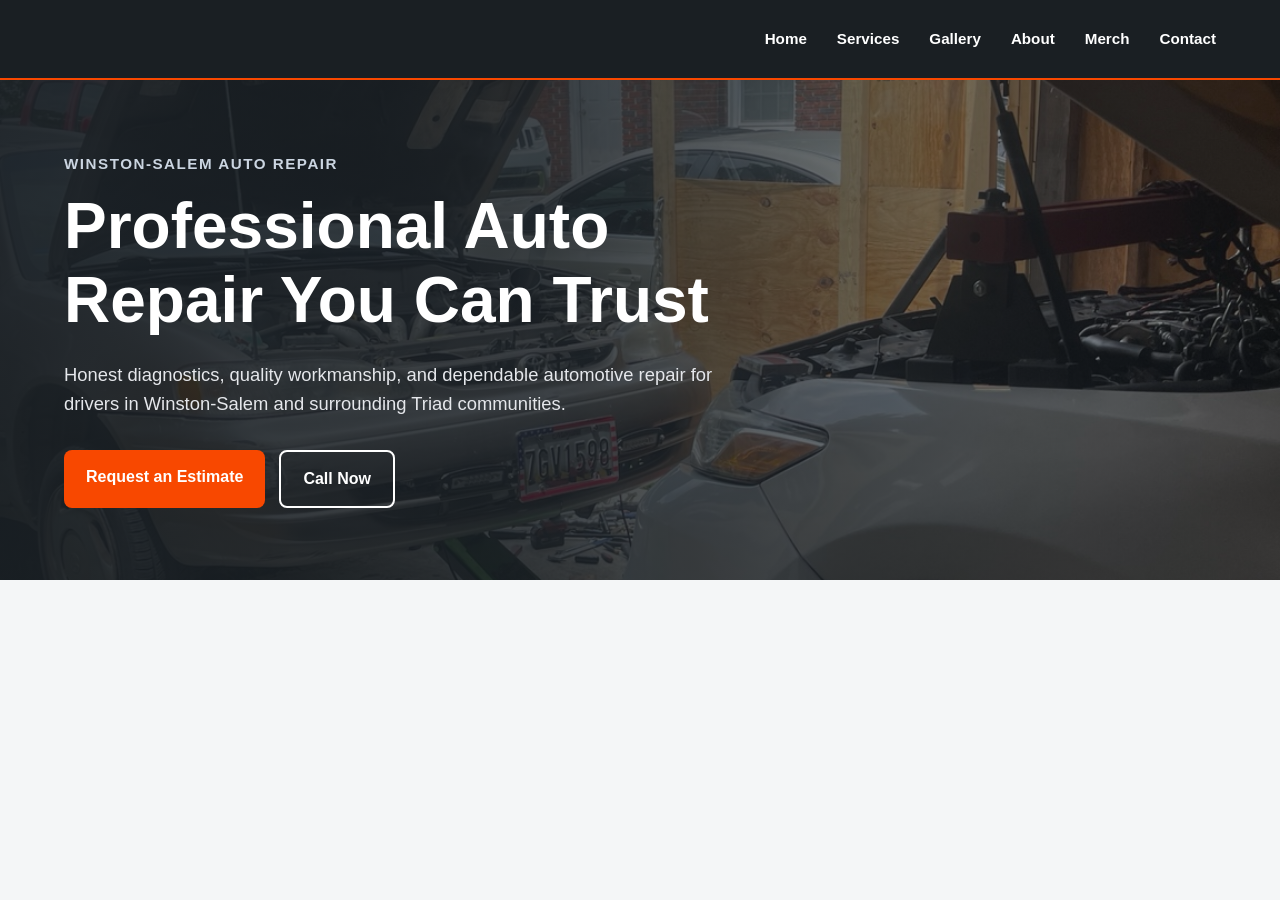
<file: index.html>
<!DOCTYPE html>
<html lang="en">
<head>
    <meta charset="UTF-8">
    <meta name="viewport" content="width=device-width, initial-scale=1.0">
    <title>KinggEasyy Auto Repair</title>

    <link rel="stylesheet" href="css/style.css">
</head>

<body>

    <header>
        <nav>
            <div class="logo">
                <img src="images/kinggeasyy-logo.png" alt="KinggEasyy Auto Repair logo">
            </div>

            <button class="menu-toggle" aria-label="Open navigation menu">
                ☰
            </button>
            <ul class="nav-links">
                <li><a href="#">Home</a></li>
                <li><a href="services.html">Services</a></li>
                <li><a href="gallery.html">Gallery</a></li>
                <li><a href="about.html">About</a></li>
                <li><a href="merch.html">Merch</a></li>
                <li><a href="contact.html">Contact</a></li>
            </ul>
        </nav>
    </header>

    <main>

        <section class="hero">
            <div class="hero-content">

                <p class="hero-label">
                    Winston-Salem Auto Repair
                </p>

                <h1>
                    Professional Auto Repair You Can Trust
                </h1>

                <p class="hero-description">
                    Honest diagnostics, quality workmanship, and dependable automotive repair for drivers in Winston-Salem and surrounding Triad communities.
                </p>

                <div class="hero-buttons">
                    <a href="mailto:kinggeasyyautorepair@gmail.com?subject=Request%20an%20Estimate&body=Name:%0D%0APhone:%0D%0AVehicle%20Year/Make/Model:%0D%0AVIN%20(optional):%0D%0ADescribe%20the%20issue:%0D%0A"
   class="primary-button">
    Request an Estimate
</a>

                    <a href="tel:+13478245418" class="secondary-button">Call Now</a>

                </div>

            </div>
        </section>
       

    </main>

    <script src="js/script.js"></script>

</body>
</html>
</file>
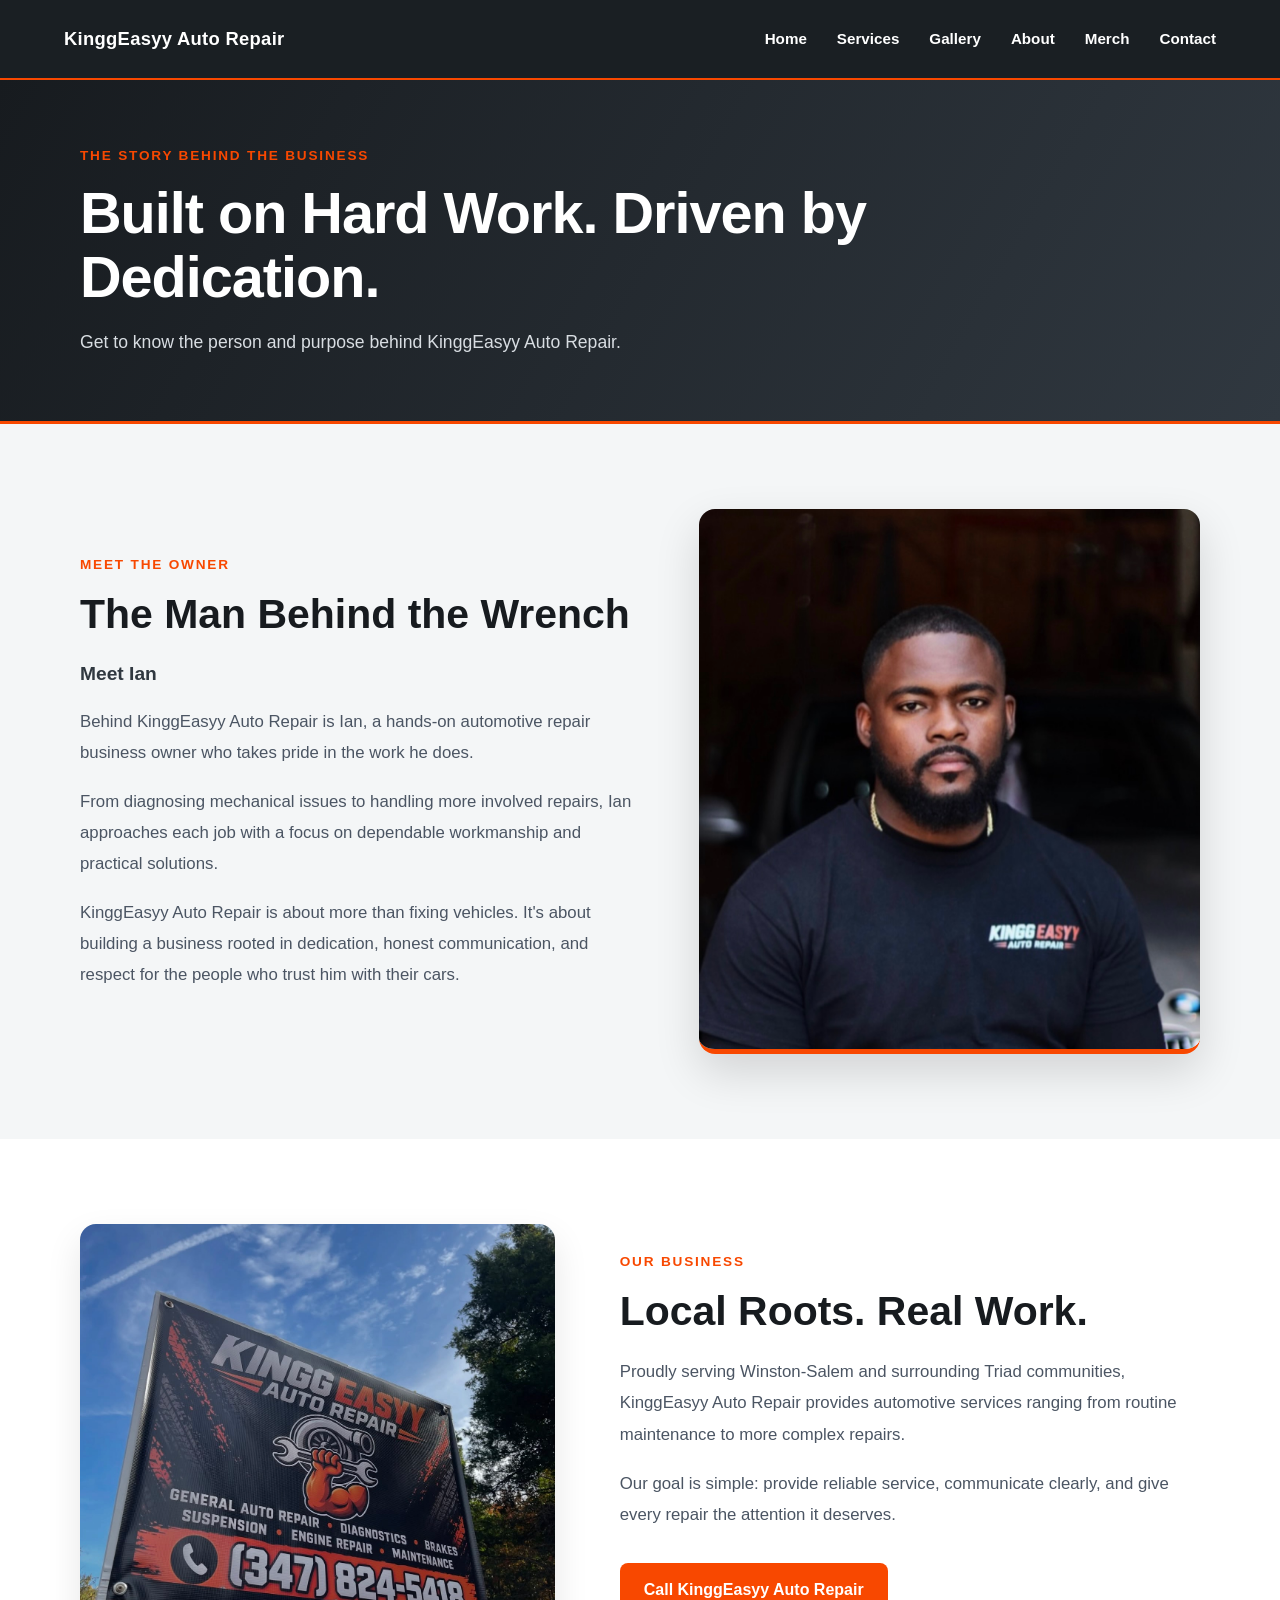
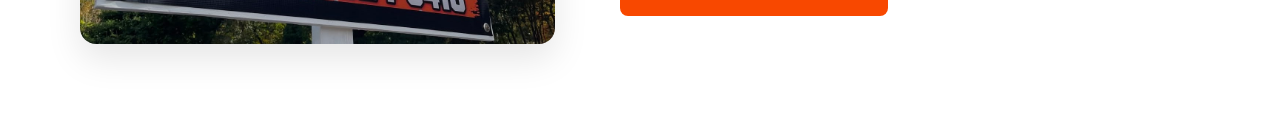
<file: about.html>
<!DOCTYPE html>
<html lang="en">
<head>
    <meta charset="UTF-8">
    <meta name="viewport" content="width=device-width, initial-scale=1.0">
    <title>About Us | KinggEasyy Auto Repair</title>
    <link rel="stylesheet" href="css/style.css">
</head>
<body>

    <header>
        <nav>
            <a href="index.html" class="logo" aria-label="KinggEasyy Auto Repair Home">
                KinggEasyy Auto Repair
            </a>

            <button class="menu-toggle" aria-label="Open navigation menu" aria-expanded="false">
                ☰
            </button>

            <ul class="nav-links">
                <li><a href="index.html">Home</a></li>
                <li><a href="services.html">Services</a></li>
                <li><a href="gallery.html">Gallery</a></li>
                <li><a href="about.html">About</a></li>
                <li><a href="merch.html">Merch</a></li>
                <li><a href="index.html#contact">Contact</a></li>
            </ul>
        </nav>
    </header>

    <main>
        <section class="about-hero">
            <div class="about-container">
                <p class="about-eyebrow">THE STORY BEHIND THE BUSINESS</p>
                <h1>Built on Hard Work. Driven by Dedication.</h1>
                <p>Get to know the person and purpose behind KinggEasyy Auto Repair.</p>
            </div>
        </section>

        <section class="about-founder">
            <div class="about-container about-founder-grid">
                <div class="about-founder-copy">
                    <p class="about-eyebrow">MEET THE OWNER</p>
                    <h2>The Man Behind the Wrench</h2>
                    <h3>Meet Ian</h3>

                    <p>
                        Behind KinggEasyy Auto Repair is Ian, a hands-on
                        automotive repair business owner who takes pride
                        in the work he does.
                    </p>

                    <p>
                        From diagnosing mechanical issues to handling
                        more involved repairs, Ian approaches each job
                        with a focus on dependable workmanship and
                        practical solutions.
                    </p>

                    <p>
                        KinggEasyy Auto Repair is about more than fixing
                        vehicles. It's about building a business rooted
                        in dedication, honest communication, and respect
                        for the people who trust him with their cars.
                    </p>
                </div>

                <div class="about-founder-photo">
                    <img
                        src="images/about/ian-portrait.jpg"
                        alt="Ian, owner of KinggEasyy Auto Repair"
                    >
                </div>
            </div>
        </section>

        <section class="about-business">
            <div class="about-container about-business-grid">
                <div class="about-business-photo">
                    <img
                        src="images/about/kinggeasyy-sign.jpg"
                        alt="KinggEasyy Auto Repair business sign"
                    >
                </div>

                <div class="about-business-copy">
                    <p class="about-eyebrow">OUR BUSINESS</p>
                    <h2>Local Roots. Real Work.</h2>

                    <p>
                        Proudly serving Winston-Salem and surrounding
                        Triad communities, KinggEasyy Auto Repair
                        provides automotive services ranging from
                        routine maintenance to more complex repairs.
                    </p>

                    <p>
                        Our goal is simple: provide reliable service,
                        communicate clearly, and give every repair
                        the attention it deserves.
                    </p>

                    <a class="about-cta" href="tel:+13478245418">
                        Call KinggEasyy Auto Repair
                    </a>
                </div>
            </div>
        </section>
    </main>

    <script src="js/script.js"></script>
</body>
</html>
</file>
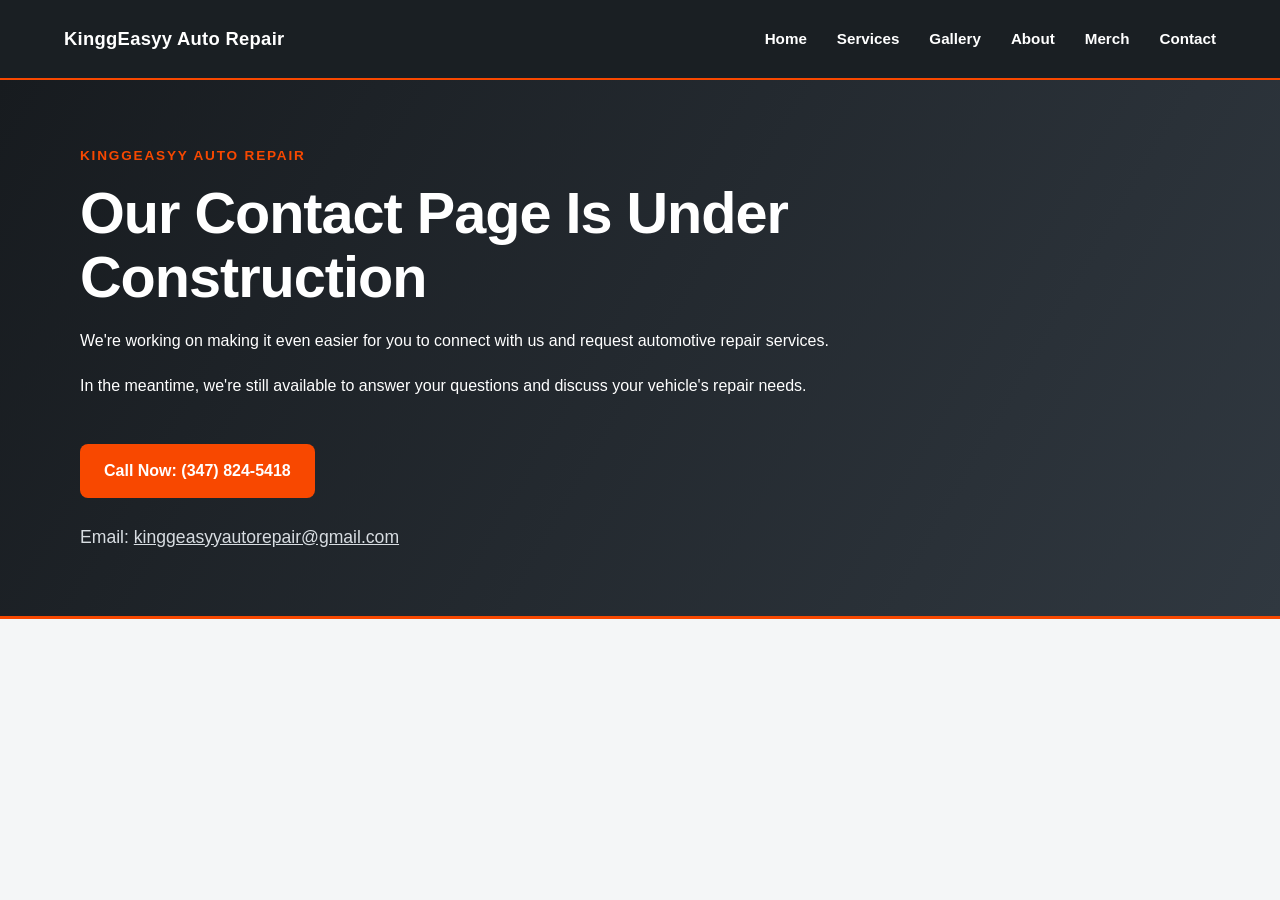
<file: contact.html>
<!DOCTYPE html>
<html lang="en">

<head>
    <meta charset="UTF-8">
    <meta name="viewport" content="width=device-width, initial-scale=1.0">

    <title>Contact Us | KinggEasyy Auto Repair</title>

    <link rel="stylesheet" href="css/style.css">
</head>

<body>

    <header>
        <nav>
            <a href="index.html" class="logo"
               aria-label="KinggEasyy Auto Repair Home">
                KinggEasyy Auto Repair
            </a>

            <button class="menu-toggle"
                    aria-label="Open navigation menu"
                    aria-expanded="false">
                ☰
            </button>

            <ul class="nav-links">
                <li><a href="index.html">Home</a></li>
                <li><a href="services.html">Services</a></li>
                <li><a href="gallery.html">Gallery</a></li>
                <li><a href="about.html">About</a></li>
                <li><a href="merch.html">Merch</a></li>
                <li><a href="contact.html">Contact</a></li>
            </ul>
        </nav>
    </header>

    <main>
        <section class="about-hero">

            <div class="about-container">

                <p class="about-eyebrow">
                    KINGGEASYY AUTO REPAIR
                </p>

                <h1>Our Contact Page Is Under Construction</h1>

                <p>
                    We're working on making it even easier
                    for you to connect with us and request
                    automotive repair services.
                </p>

                <p style="margin-top: 20px;">
                    In the meantime, we're still available
                    to answer your questions and discuss
                    your vehicle's repair needs.
                </p>

                <div style="margin-top: 30px;">

                    <a href="tel:+13478245418"
                       class="about-cta">
                        Call Now: (347) 824-5418
                    </a>

                </div>

                <p style="margin-top: 25px;">
                    Email:
                    <a href="mailto:kinggeasyyautorepair@gmail.com">
                        <u>kinggeasyyautorepair@gmail.com</u>
                    </a>
                </p>

            </div>

        </section>
    </main>

    <script src="js/script.js"></script>

</body>
</html>
</file>
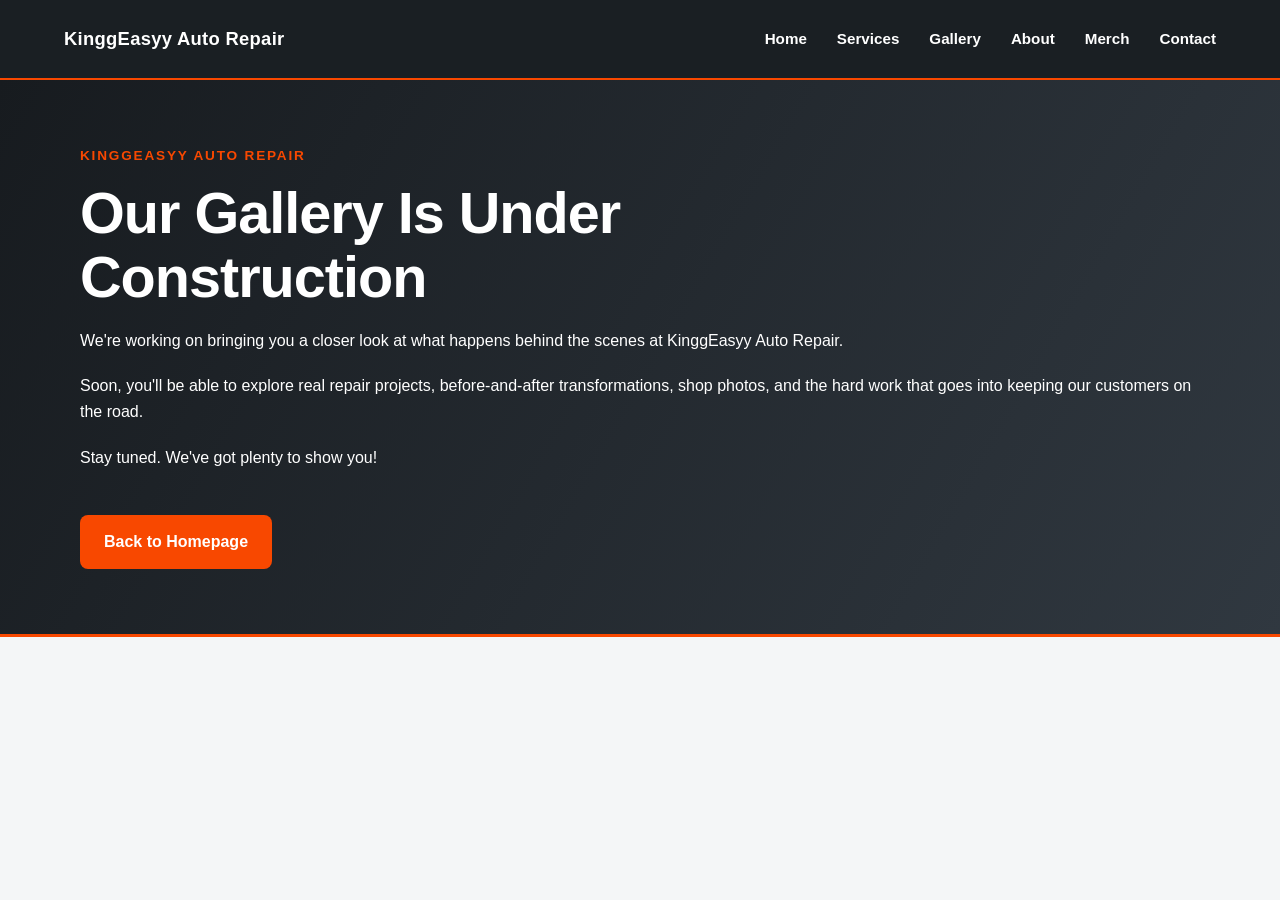
<file: gallery.html>
<!DOCTYPE html>
<html lang="en">

<head>
    <meta charset="UTF-8">
    <meta name="viewport" content="width=device-width, initial-scale=1.0">

    <title>Gallery | KinggEasyy Auto Repair</title>

    <link rel="stylesheet" href="css/style.css">
</head>

<body>

    <header>
        <nav>
            <a href="index.html" class="logo"
               aria-label="KinggEasyy Auto Repair Home">
                KinggEasyy Auto Repair
            </a>

            <button class="menu-toggle"
                    aria-label="Open navigation menu"
                    aria-expanded="false">
                ☰
            </button>

            <ul class="nav-links">
                <li><a href="index.html">Home</a></li>
                <li><a href="services.html">Services</a></li>
                <li><a href="gallery.html">Gallery</a></li>
                <li><a href="about.html">About</a></li>
                <li><a href="merch.html">Merch</a></li>
                <li><a href="contact.html">Contact</a></li>
            </ul>
        </nav>
    </header>

    <main>
        <section class="about-hero">

            <div class="about-container">

                <p class="about-eyebrow">
                    KINGGEASYY AUTO REPAIR
                </p>

                <h1>Our Gallery Is Under Construction</h1>

                <p>
                    We're working on bringing you a closer
                    look at what happens behind the scenes
                    at KinggEasyy Auto Repair.
                </p>

                <p style="margin-top: 20px;">
                    Soon, you'll be able to explore real
                    repair projects, before-and-after
                    transformations, shop photos, and
                    the hard work that goes into keeping
                    our customers on the road.
                </p>

                <p style="margin-top: 20px;">
                    Stay tuned. We've got plenty to show you!
                </p>

                <div style="margin-top: 30px;">

                    <a href="index.html" class="about-cta">
                        Back to Homepage
                    </a>

                </div>

            </div>

        </section>
    </main>

    <script src="js/script.js"></script>

</body>

</html>
</file>
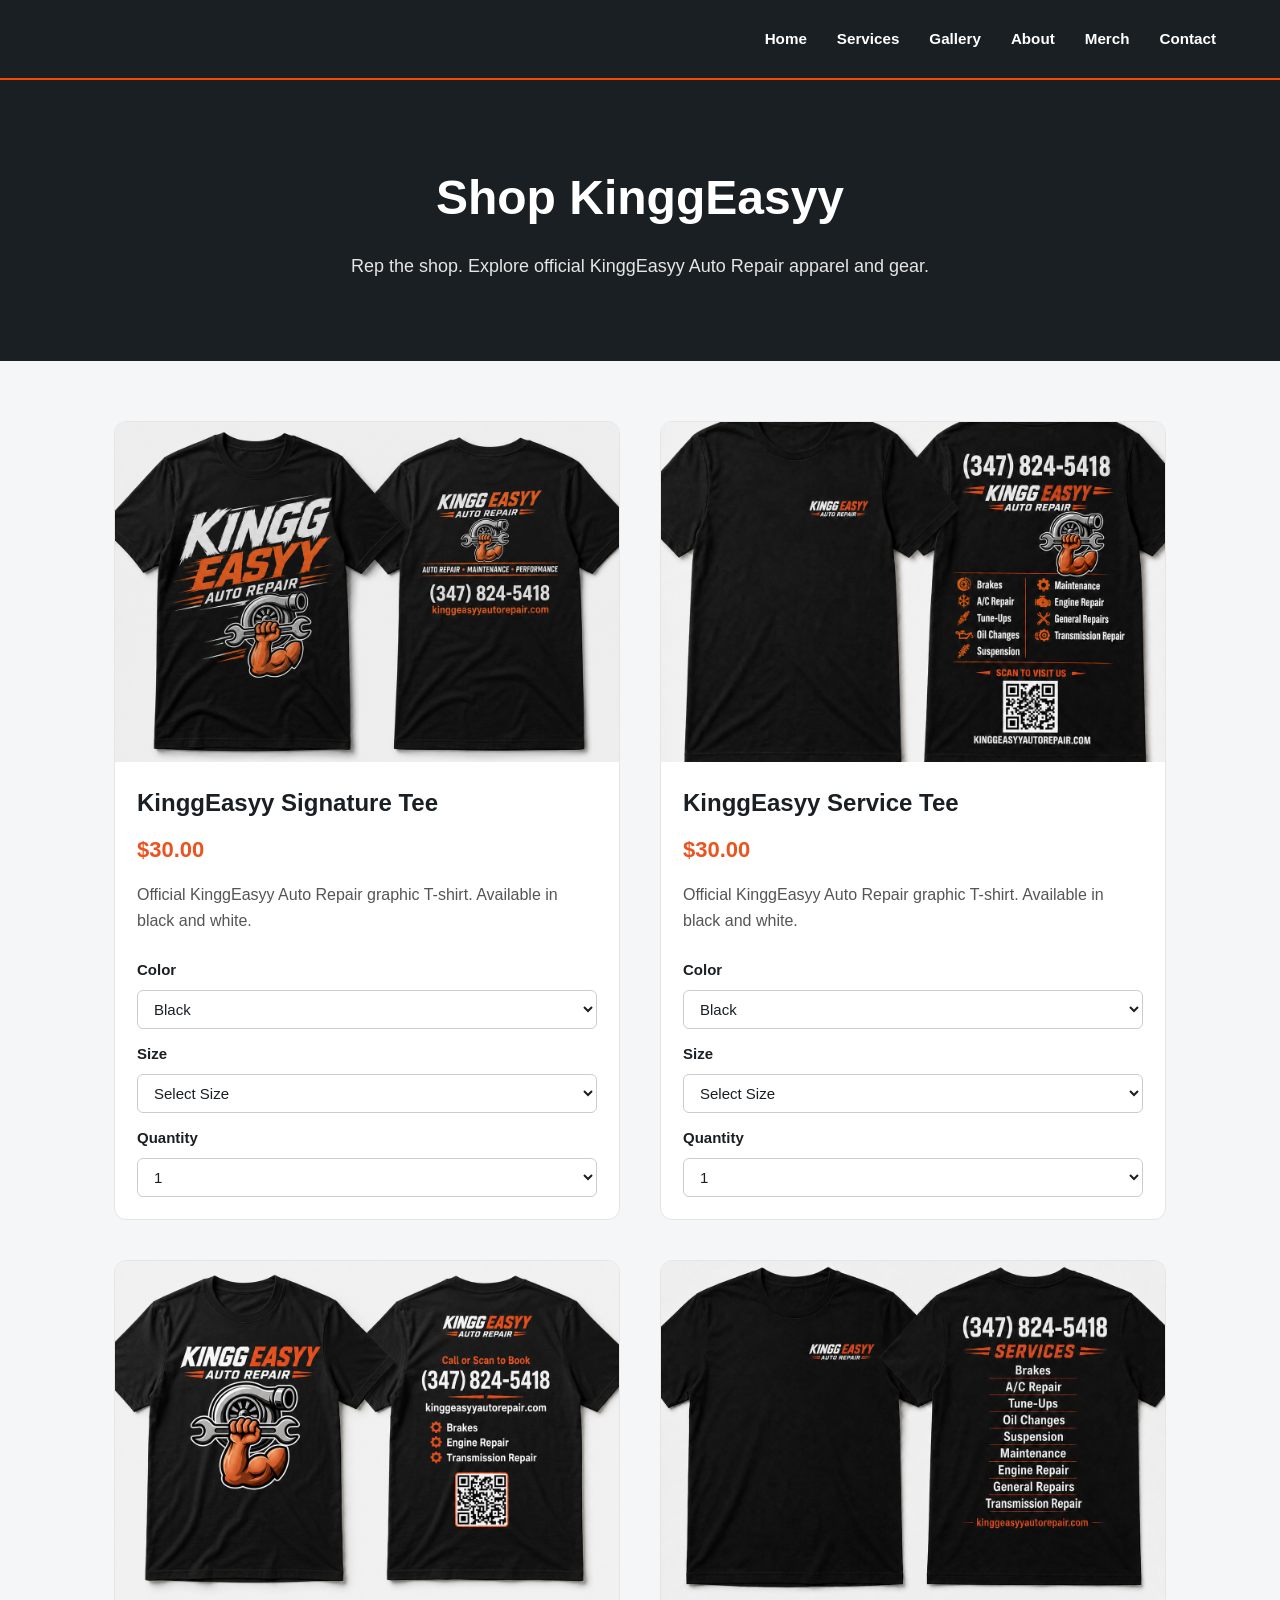
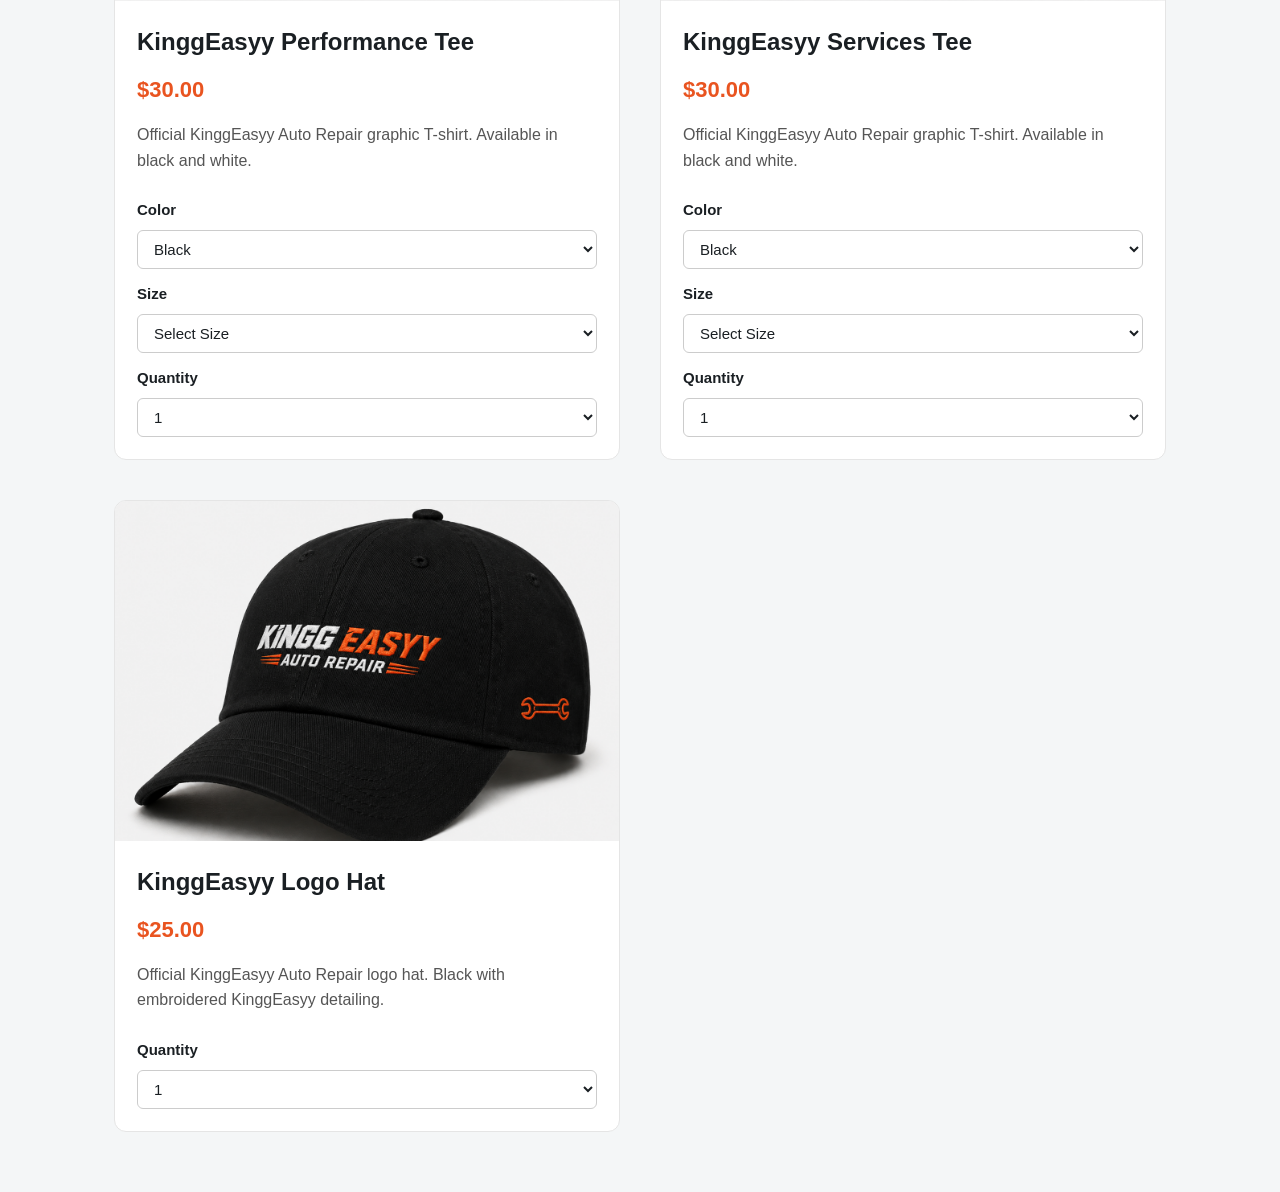
<file: merch.html>
<!DOCTYPE html>
<html lang="en">

<head>
    <meta charset="UTF-8">
    <meta name="viewport" content="width=device-width, initial-scale=1.0">

    <title>Merch | KinggEasyy Auto Repair</title>

    <link rel="stylesheet" href="css/style.css">
</head>

<body>

    <header>
        <nav>
            <div class="logo">
                <a href="index.html">
                    <img src="images/kinggeasyy-logo.png" alt="KinggEasyy Auto Repair logo">
                </a>
            </div>

            <button class="menu-toggle" aria-label="Open navigation menu">
                ☰
            </button>
            <ul class="nav-links">
                <li><a href="index.html">Home</a></li>
                <li><a href="index.html#services">Services</a></li>
                <li><a href="index.html#gallery">Gallery</a></li>
                <li><a href="index.html#about">About</a></li>
                <li><a href="merch.html">Merch</a></li>
                <li><a href="index.html#contact">Contact</a></li>
            </ul>
        </nav>
    </header>

    <main>

        <section class="merch-hero">
            <h1>Shop KinggEasyy</h1>

            <p>
                Rep the shop. Explore official KinggEasyy Auto Repair apparel and gear.
            </p>
        </section>

        <section class="merch-products">

    <div class="product-card">

        <img id="shirt1-image"
             src="images/merch/Shirt-design-1.PNG"
             alt="KinggEasyy Auto Repair graphic T-shirt">

        <div class="product-info">
            <h2>KinggEasyy Signature Tee</h2>

            <p class="product-price">$30.00</p>

            <p class="product-description">
                Official KinggEasyy Auto Repair graphic T-shirt.
                Available in black and white.
            </p>

            <div class="product-selections">

    <label for="shirt1-color">Color</label>
    <select id="shirt1-color" name="shirt1-color">
        <option value="black">Black</option>
        <option value="white">White</option>
    </select>

    <label for="shirt1-size">Size</label>
    <select id="shirt1-size" name="shirt1-size">
        <option value="">Select Size</option>
        <option value="XS">XS</option>
        <option value="S">S</option>
        <option value="M">M</option>
        <option value="L">L</option>
    </select>

    <label for="shirt1-quantity">Quantity</label>
<select id="shirt1-quantity" name="shirt1-quantity">
    <option value="1">1</option>
    <option value="2">2</option>
    <option value="3">3</option>
    <option value="4">4</option>
    <option value="5">5</option>
</select>


</div>
        </div>

    </div>

    <div class="product-card">

    <img id="shirt2-image"
         src="images/merch/Shirt-design-2.PNG"
         alt="KinggEasyy Auto Repair graphic T-shirt design 2">

    <div class="product-info">

        <h2>KinggEasyy Service Tee</h2>

        <p class="product-price">$30.00</p>

        <p class="product-description">
            Official KinggEasyy Auto Repair graphic T-shirt.
            Available in black and white.
        </p>

        <div class="product-selections">

            <label for="shirt2-color">Color</label>
            <select id="shirt2-color" name="shirt2-color">
                <option value="black">Black</option>
                <option value="white">White</option>
            </select>

            <label for="shirt2-size">Size</label>
            <select id="shirt2-size" name="shirt2-size">
                <option value="">Select Size</option>
                <option value="XS">XS</option>
                <option value="S">S</option>
                <option value="M">M</option>
                <option value="L">L</option>
            </select>

            <label for="shirt2-quantity">Quantity</label>
            <select id="shirt2-quantity" name="shirt2-quantity">
                <option value="1">1</option>
                <option value="2">2</option>
                <option value="3">3</option>
                <option value="4">4</option>
                <option value="5">5</option>
            </select>

        </div>

    </div>

</div>

<div class="product-card">

    <img id="shirt3-image"
         src="images/merch/Shirt-design-3.PNG"
         alt="KinggEasyy Auto Repair graphic T-shirt design 3">

    <div class="product-info">

        <h2>KinggEasyy Performance Tee</h2>

        <p class="product-price">$30.00</p>

        <p class="product-description">
            Official KinggEasyy Auto Repair graphic T-shirt.
            Available in black and white.
        </p>

        <div class="product-selections">

            <label for="shirt3-color">Color</label>
            <select id="shirt3-color" name="shirt3-color">
                <option value="black">Black</option>
                <option value="white">White</option>
            </select>

            <label for="shirt3-size">Size</label>
            <select id="shirt3-size" name="shirt3-size">
                <option value="">Select Size</option>
                <option value="XS">XS</option>
                <option value="S">S</option>
                <option value="M">M</option>
                <option value="L">L</option>
            </select>

             <label for="shirt3-quantity">Quantity</label>
             <select id="shirt3-quantity" name="shirt3-quantity">
                 <option value="1">1</option>
                 <option value="2">2</option>
                 <option value="3">3</option>
                 <option value="4">4</option>
                 <option value="5">5</option>
             </select>

        </div>

    </div>

</div>

<div class="product-card">

    <img id="shirt4-image"
         src="images/merch/Shirt-design-4.PNG"
         alt="KinggEasyy Auto Repair graphic T-shirt design 4">

    <div class="product-info">

        <h2>KinggEasyy Services Tee</h2>

        <p class="product-price">$30.00</p>

        <p class="product-description">
            Official KinggEasyy Auto Repair graphic T-shirt.
            Available in black and white.
        </p>

        <div class="product-selections">

            <label for="shirt4-color">Color</label>
            <select id="shirt4-color" name="shirt4-color">
                <option value="black">Black</option>
                <option value="white">White</option>
            </select>

            <label for="shirt4-size">Size</label>
            <select id="shirt4-size" name="shirt4-size">
                <option value="">Select Size</option>
                <option value="XS">XS</option>
                <option value="S">S</option>
                <option value="M">M</option>
                <option value="L">L</option>
            </select>

            <label for="shirt4-quantity">Quantity</label>
            <select id="shirt4-quantity" name="shirt4-quantity">
                <option value="1">1</option>
                <option value="2">2</option>
                <option value="3">3</option>
                <option value="4">4</option>
                <option value="5">5</option>
            </select>

        </div>

    </div>

</div>

<div class="product-card">

    <img src="images/merch/KinggEasyy-hat.png"
         alt="KinggEasyy Auto Repair hat">

    <div class="product-info">

        <h2>KinggEasyy Logo Hat</h2>

        <p class="product-price">$25.00</p>

        <p class="product-description">
            Official KinggEasyy Auto Repair logo hat.
            Black with embroidered KinggEasyy detailing.
        </p>

<div class="product-selections">

    <label for="hat-quantity">Quantity</label>
    <select id="hat-quantity" name="hat-quantity">
        <option value="1">1</option>
        <option value="2">2</option>
        <option value="3">3</option>
        <option value="4">4</option>
        <option value="5">5</option>
    </select>

</div>

    </div>

</div>

</section>

    </main>

    <script src="js/script.js"></script>

</body>

</html>
</file>
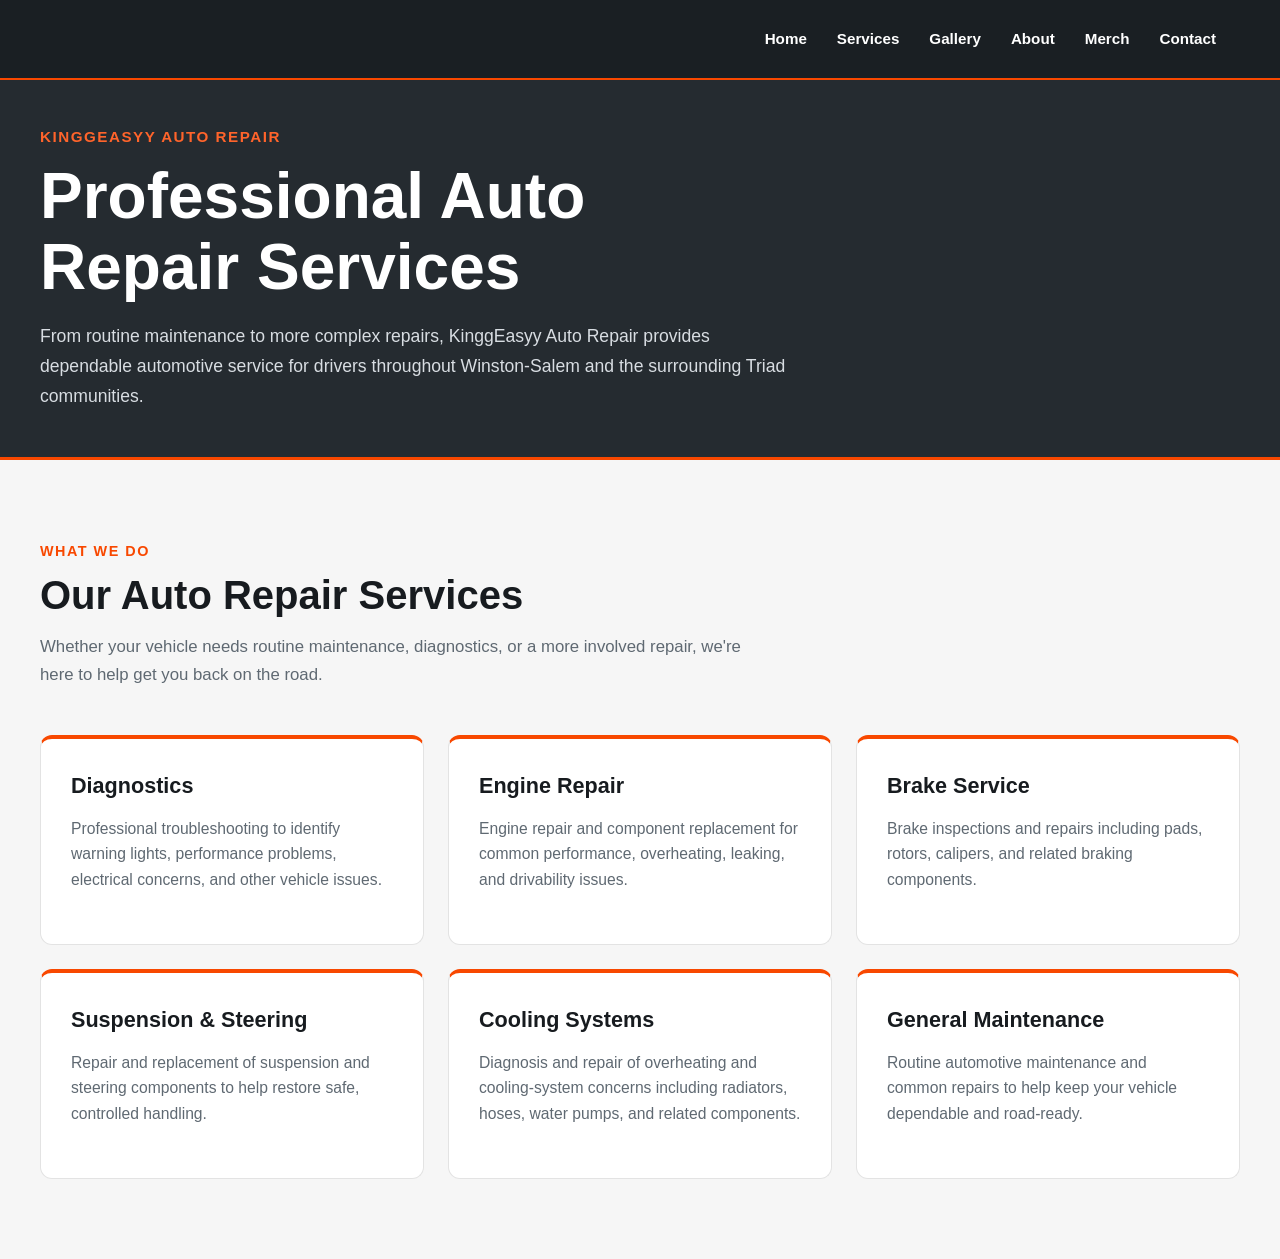
<file: services.html>
<!DOCTYPE html>
<html lang="en">

<head>
    <meta charset="UTF-8">
    <meta name="viewport" content="width=device-width, initial-scale=1.0">

    <title>Auto Repair Services | KinggEasyy Auto Repair</title>

    <link rel="stylesheet" href="css/style.css">
</head>

<body>

    <header>
        <nav>

            <div class="logo">
                <a href="index.html">
                    <img src="images/kinggeasyy-logo.png"
                         alt="KinggEasyy Auto Repair logo">
                </a>
            </div>

            <button class="menu-toggle" aria-label="Open navigation menu">
                ☰
            </button>

            <ul class="nav-links">
                <li><a href="index.html">Home</a></li>
                <li><a href="services.html">Services</a></li>
                <li><a href="index.html#gallery">Gallery</a></li>
                <li><a href="index.html#about">About</a></li>
                <li><a href="merch.html">Merch</a></li>
                <li><a href="index.html#contact">Contact</a></li>
            </ul>

        </nav>
    </header>


    <main>

        <section class="services-hero">

            <div class="services-hero-content">

                <p class="services-label">
                    KinggEasyy Auto Repair
                </p>

                <h1>
                    Professional Auto Repair Services
                </h1>

                <p class="services-intro">
                    From routine maintenance to more complex repairs,
                    KinggEasyy Auto Repair provides dependable automotive
                    service for drivers throughout Winston-Salem and the
                    surrounding Triad communities.
                </p>

            </div>

        </section>

        <section class="services-section">

    <div class="services-container">

        <div class="section-heading">
            <p class="section-label">WHAT WE DO</p>
            <h2>Our Auto Repair Services</h2>
            <p>
                Whether your vehicle needs routine maintenance, diagnostics,
                or a more involved repair, we're here to help get you back
                on the road.
            </p>
        </div>

        <div class="services-grid">

            <div class="service-card">
                <h3>Diagnostics</h3>
                <p>
                    Professional troubleshooting to identify warning lights,
                    performance problems, electrical concerns, and other
                    vehicle issues.
                </p>
            </div>

            <div class="service-card">
                <h3>Engine Repair</h3>
                <p>
                    Engine repair and component replacement for common
                    performance, overheating, leaking, and drivability issues.
                </p>
            </div>

            <div class="service-card">
                <h3>Brake Service</h3>
                <p>
                    Brake inspections and repairs including pads, rotors,
                    calipers, and related braking components.
                </p>
            </div>

            <div class="service-card">
                <h3>Suspension &amp; Steering</h3>
                <p>
                    Repair and replacement of suspension and steering
                    components to help restore safe, controlled handling.
                </p>
            </div>

            <div class="service-card">
                <h3>Cooling Systems</h3>
                <p>
                    Diagnosis and repair of overheating and cooling-system
                    concerns including radiators, hoses, water pumps,
                    and related components.
                </p>
            </div>

            <div class="service-card">
                <h3>General Maintenance</h3>
                <p>
                    Routine automotive maintenance and common repairs to
                    help keep your vehicle dependable and road-ready.
                </p>
            </div>

        </div>

    </div>

</section>

    </main>


    <script src="js/script.js"></script>

</body>

</html>
</file>
<file: css/style.css>
:root {
    /* KinggEasyy Graphite & Chrome Palette */
    --color-primary: #171b1f;
    --color-secondary: #ffffff;
    --color-accent: #f84800;
    --color-accent-dark: #c93b00;
    --color-background: #f4f6f7;
    --color-text: #252b30;
    --color-muted: #5f6972;
    --color-metal: #a3adb5;

    /* Layout */
    --max-width: 1200px;
    --border-radius: 12px;
}


* {
    box-sizing: border-box;
    margin: 0;
    padding: 0;
}

html {
    scroll-behavior: smooth;
}

body {
    font-family: Arial, Helvetica, sans-serif;
    background-color: var(--color-background);
    color: var(--color-text);
    line-height: 1.6;
}

a {
    text-decoration: none;
    color: inherit;
}

/* HEADER */

header {
    background-color: #1a1f23;
    border-bottom: 2px solid #f84800;
    position: sticky;
    top: 0;
    z-index: 1000;
}

nav {
    max-width: var(--max-width);
    margin: 0 auto;
    min-height: 78px;
    padding: 0 24px;

    display: flex;
    justify-content: space-between;
    align-items: center;
}

.logo {
    display: flex;
    align-items: center;
}

.logo img {
    height: 78px;
    width: auto;
    display: block;
}

.nav-links {
    list-style: none;
    display: flex;
    gap: 30px;
    align-items: center;
}

.nav-links a {
    font-size: 0.95rem;
    font-weight: 600;
    color: white;
    transition: color 0.2s ease;
}

.nav-links a:hover {
    color: var(--color-accent);
}

/* HERO */

.hero {
    min-height: 500px;
    padding: 35px 24px;

    display: flex;
    align-items: center;

    background:
        linear-gradient(
            90deg,
            rgba(25, 31, 36, 0.94) 0%,
            rgba(25, 31, 36, 0.82) 45%,
            rgba(25, 31, 36, 0.40) 100%
        ),
        url("../images/services/shop-work.jpg");

    background-size: cover;
    background-position: center;
    background-repeat: no-repeat;

    color: white;
}

.hero-content {
    width: 100%;
    max-width: var(--max-width);
    margin: 0 auto;
    padding: 35px 24px;

    color: var(--color-secondary);
}

.hero-content > * {
    max-width: 680px;
}

.hero-label {
    color: #cbd5e1;
    font-size: 0.95rem;
    font-weight: 700;
    letter-spacing: 1.5px;
    text-transform: uppercase;
    margin-bottom: 14px;
}

.hero h1 {
    font-size: clamp(2.5rem, 5vw, 4.6rem);
    line-height: 1.15;
    margin-bottom: 22px;
}

.hero-description {
    font-size: 1.15rem;
    color: #e5e7eb;
    margin-bottom: 32px;
}

.hero-buttons {
    display: flex;
    gap: 14px;
    flex-wrap: wrap;
}

.primary-button,
.secondary-button {
    display: inline-block;
    padding: 14px 22px;
    border-radius: 8px;
    font-weight: 700;
    transition: all 0.2s ease;
}

.primary-button {
    background-color: var(--color-accent);
    color: white;
}

.primary-button:hover {
    background-color: var(--color-accent-dark);
    transform: translateY(-1px);
}

.secondary-button {
    border: 2px solid white;
    color: white;
}

.secondary-button:hover {
    background-color: white;
    color: var(--color-primary);
}

/* MOBILE */

@media (max-width: 768px) {

    nav {
        min-height: 70px;
    }

    .nav-links {
        display: none;
    }

    .hero {
        min-height: 560px;

        background:
            linear-gradient(
                rgba(19, 27, 35, 0.86),
                rgba(19, 27, 35, 0.86)
            ),
            url("../images/hero-shop.jpg");

        background-size: cover;
        background-position: center;
    }

    .hero-content {
        padding: 70px 22px;
    }

    .hero h1 {
        font-size: 2.2rem;
    }

    .hero-description {
        font-size: 1rem;
    }

    .hero-buttons {
        flex-direction: column;
        align-items: flex-start;
    }

    .primary-button,
    .secondary-button {
        width: 100%;
        text-align: center;
    }
}
@media (max-width: 768px) {
    .hero {
        background-image: linear-gradient(rgba(25, 31, 36, 0.72), rgba(25, 31, 36, 0.72)),
                          url("../images/services/shop-work.jpg") !important;

        background-size: cover;
        background-position: center;
        background-repeat: no-repeat;

       min-height: 420px;
       padding: 45px 24px;
    }
}


/* =========================
   MERCH PAGE
========================= */

.merch-hero {
    background-color: #1a1f23;
    color: white;
    text-align: center;
    padding: 80px 24px;
}

.merch-hero h1 {
    font-size: 48px;
    margin-bottom: 15px;
}

.merch-hero p {
    font-size: 18px;
    max-width: 650px;
    margin: 0 auto;
    line-height: 1.6;
    color: #e5e5e5;
}

@media (max-width: 768px) {
    .merch-hero {
        padding: 60px 20px;
    }

    .merch-hero h1 {
        font-size: 36px;
    }

    .merch-hero p {
        font-size: 16px;
    }
}

/* =========================
   MERCH PRODUCTS
========================= */

.merch-products {
    max-width: 1100px;
    margin: 0 auto;
    padding: 60px 24px;

    display: grid;
    grid-template-columns: repeat(2, 1fr);
    gap: 40px;
}

.product-card {
    width: 100%;
    max-width: 520px;
    background-color: #ffffff;
    border: 1px solid #e5e5e5;
    border-radius: 12px;
    overflow: hidden;
}

.product-card img {
    width: 100%;
    height: 340px;
    object-fit: cover;
    display: block;
}

.product-info {
    padding: 22px;
}

.product-info h2 {
    font-size: 24px;
    margin: 0 0 10px;
    color: #1a1f23;
}

.product-price {
    font-size: 22px;
    font-weight: bold;
    color: #e95420;
    margin: 0 0 15px;
}

.product-description {
    font-size: 16px;
    line-height: 1.6;
    color: #555555;
    margin-bottom: 12px;
}

.product-options {
    font-size: 15px;
    font-weight: 600;
    color: #1a1f23;
    margin: 0;
}

@media (max-width: 768px) {
    .merch-products {
        grid-template-columns: 1fr;
        padding: 40px 20px;
    }

    .product-card {
        max-width: 100%;
    }

    .product-card img {
        height: auto;
    }
}

/* =========================
   PRODUCT OPTIONS
========================= */

.product-selections {
    display: flex;
    flex-direction: column;
    gap: 8px;
    margin-top: 20px;
}

.product-selections label {
    font-size: 15px;
    font-weight: 600;
    color: #1a1f23;
    margin-top: 5px;
}

.product-selections select {
    width: 100%;
    padding: 9px 12px;
    font-size: 15px;
    color: #1a1f23;
    background-color: #ffffff;
    border: 1px solid #cccccc;
    border-radius: 6px;
    cursor: pointer;
}

.product-selections select:focus {
    outline: 2px solid #e95420;
    border-color: #e95420;
}

/* =========================
   MOBILE NAVIGATION
========================= */

.menu-toggle {
    display: none;
    background: none;
    border: none;
    color: #ffffff;
    font-size: 30px;
    cursor: pointer;
}

@media (max-width: 768px) {

    nav {
        position: relative;
    }

    .menu-toggle {
        display: block;
        margin-left: auto;
    }

    .nav-links {
        display: none;
        position: absolute;
        top: 100%;
        left: 0;
        width: 100%;
        background-color: #1a1f23;
        flex-direction: column;
        padding: 20px;
        z-index: 1000;
    }

    .nav-links.active {
        display: flex;
    }

    .nav-links li {
        width: 100%;
    }

    .nav-links a {
        display: block;
        width: 100%;
        padding: 12px 0;
        color: white;
    }
}

/* =========================
   SERVICES PAGE
========================= */


.services-hero {
    background-color: #252b30;
    color: #ffffff;
    padding: 45px 24px;
    border-bottom: 3px solid #f84800;
}


/* Services Hero Text Colors */
.services-hero h1 {
    color: #1a1f23;
}

.services-hero .services-intro {
    color: #4b5563;
}


.services-hero-content {
    max-width: 1200px;
    margin: 0 auto;
}

.services-label {
    color: var(--color-accent);
    font-size: 0.95rem;
    font-weight: 700;
    letter-spacing: 1.5px;
    text-transform: uppercase;
    margin-bottom: 12px;
}

.services-hero h1 {
    color: white;
    font-size: clamp(2.5rem, 5vw, 4rem);
    line-height: 1.1;
    margin-bottom: 20px;
    max-width: 750px;
}

.services-intro {
    color: #e5e7eb;
    font-size: 1.1rem;
    line-height: 1.7;
    max-width: 760px;
}

@media (max-width: 768px) {
    .services-hero {
        padding: 65px 22px;
    }

    .services-hero h1 {
        font-size: 2.5rem;
    }

    .services-intro {
        font-size: 1rem;
    }
}
/* =========================
   SERVICES GRID
========================= */

.services-section {
    background-color: #f6f6f6;
    padding: 80px 24px;
}

.services-container {
    max-width: 1200px;
    margin: 0 auto;
}

.section-heading {
    max-width: 720px;
    margin-bottom: 45px;
}

.section-label {
    color: var(--color-accent);
    font-size: 0.9rem;
    font-weight: 700;
    letter-spacing: 1.5px;
    margin-bottom: 8px;
}

.section-heading h2 {
    font-size: 2.5rem;
    line-height: 1.2;
    color: var(--color-primary);
    margin-bottom: 14px;
}

.section-heading > p:last-child {
    color: var(--color-muted);
    font-size: 1.05rem;
    line-height: 1.7;
}

.services-grid {
    display: grid;
    grid-template-columns: repeat(3, 1fr);
    gap: 24px;
}

.service-card {
    background-color: white;
    border: 1px solid #e3e3e3;
    border-radius: 12px;
    padding: 30px;
    min-height: 210px;
    border-top: 4px solid var(--color-accent);
    transition: transform 0.2s ease, box-shadow 0.2s ease;
}

.service-card:hover {
    transform: translateY(-4px);
    box-shadow: 0 10px 25px rgba(0, 0, 0, 0.08);
}

.service-card h3 {
    color: var(--color-primary);
    font-size: 1.35rem;
    margin-bottom: 12px;
}

.service-card p {
    color: var(--color-muted);
    font-size: 0.98rem;
    line-height: 1.65;
}

/* TABLET */

@media (max-width: 900px) {
    .services-grid {
        grid-template-columns: repeat(2, 1fr);
    }
}

/* MOBILE */

@media (max-width: 600px) {
    .services-section {
        padding: 55px 20px;
    }

    .section-heading h2 {
        font-size: 2rem;
    }

    .services-grid {
        grid-template-columns: 1fr;
    }

    .service-card {
        min-height: auto;
        padding: 24px;
    }
}

/* Temporary homepage header adjustment */
.logo img {
    display: none;
}

/* Services Page - Graphite & Chrome */
.services-hero h1 {
    color: #ffffff;
}

.services-hero .services-intro {
    color: #d8dde2;
}

.services-hero .services-label {
    color: #ff642b;
}


/* =========================
   ABOUT PAGE
   Graphite & Chrome
========================= */

/* About Page Header */
nav > a.logo {
    color: #ffffff;
    font-size: 1.15rem;
    font-weight: 800;
    letter-spacing: 0.3px;
}

/* Shared About Layout */
.about-container {
    width: 100%;
    max-width: 1120px;
    margin: 0 auto;
}

.about-eyebrow {
    color: #f84800;
    font-size: 0.85rem;
    font-weight: 800;
    letter-spacing: 1.8px;
    text-transform: uppercase;
    margin-bottom: 14px;
}

/* About Hero */
.about-hero {
    background: linear-gradient(120deg, #171b1f, #303840);
    color: #ffffff;
    padding: 65px 24px;
    border-bottom: 3px solid #f84800;
}

.about-hero h1 {
    font-size: clamp(2.2rem, 4.5vw, 3.8rem);
    line-height: 1.12;
    max-width: 850px;
    margin-bottom: 18px;
    letter-spacing: -1px;
}

.about-hero .about-container > p:last-child {
    color: #d8dde2;
    font-size: 1.1rem;
    max-width: 720px;
}

/* Founder Section */
.about-founder {
    background-color: #f4f6f7;
    padding: 85px 24px;
}

.about-founder-grid {
    display: grid;
    grid-template-columns: 1.05fr 0.95fr;
    align-items: center;
    gap: 65px;
}

.about-founder-copy h2,
.about-business-copy h2 {
    color: #171b1f;
    font-size: clamp(2rem, 3.2vw, 3rem);
    line-height: 1.2;
    margin-bottom: 20px;
}

.about-founder-copy h3 {
    color: #303840;
    font-size: 1.2rem;
    margin-bottom: 16px;
}

.about-founder-copy > p:not(.about-eyebrow),
.about-business-copy > p:not(.about-eyebrow) {
    color: #4b5563;
    font-size: 1.05rem;
    line-height: 1.85;
    margin-bottom: 18px;
}

/* Ian's Portrait */
.about-founder-photo {
    border-radius: 16px;
    overflow: hidden;
    border-bottom: 5px solid #f84800;
    box-shadow: 0 18px 45px rgba(0, 0, 0, 0.14);
}

.about-founder-photo img {
    display: block;
    width: 100%;
    height: 540px;
    object-fit: cover;
    object-position: center 25%;
}

/* Business Story Section */
.about-business {
    background-color: #ffffff;
    padding: 85px 24px;
}

.about-business-grid {
    display: grid;
    grid-template-columns: 0.9fr 1.1fr;
    align-items: center;
    gap: 65px;
}

/* Shop Sign Photograph */
.about-business-photo {
    border-radius: 16px;
    overflow: hidden;
    box-shadow: 0 15px 35px rgba(0, 0, 0, 0.10);
}

.about-business-photo img {
    display: block;
    width: 100%;
    height: 420px;
    object-fit: cover;
    object-position: center;
}

/* Contact Button */
.about-cta {
    display: inline-block;
    background-color: #f84800;
    color: #ffffff;
    font-weight: 700;
    padding: 14px 24px;
    border-radius: 8px;
    margin-top: 15px;
    transition: background-color 0.2s ease;
}

.about-cta:hover {
    background-color: #c93b00;
}

/* About Page Mobile Layout */
@media (max-width: 768px) {

    .about-hero {
        padding: 45px 22px;
    }

    .about-hero h1 {
        font-size: 2.2rem;
    }

    .about-founder,
    .about-business {
        padding: 55px 22px;
    }

    .about-founder-grid,
    .about-business-grid {
        grid-template-columns: 1fr;
        gap: 35px;
    }

    .about-founder-photo img {
        height: 430px;
    }

    .about-business-photo img {
        height: 310px;
    }

    .about-founder-copy h2,
    .about-business-copy h2 {
        font-size: 2rem;
    }
}
</file>
